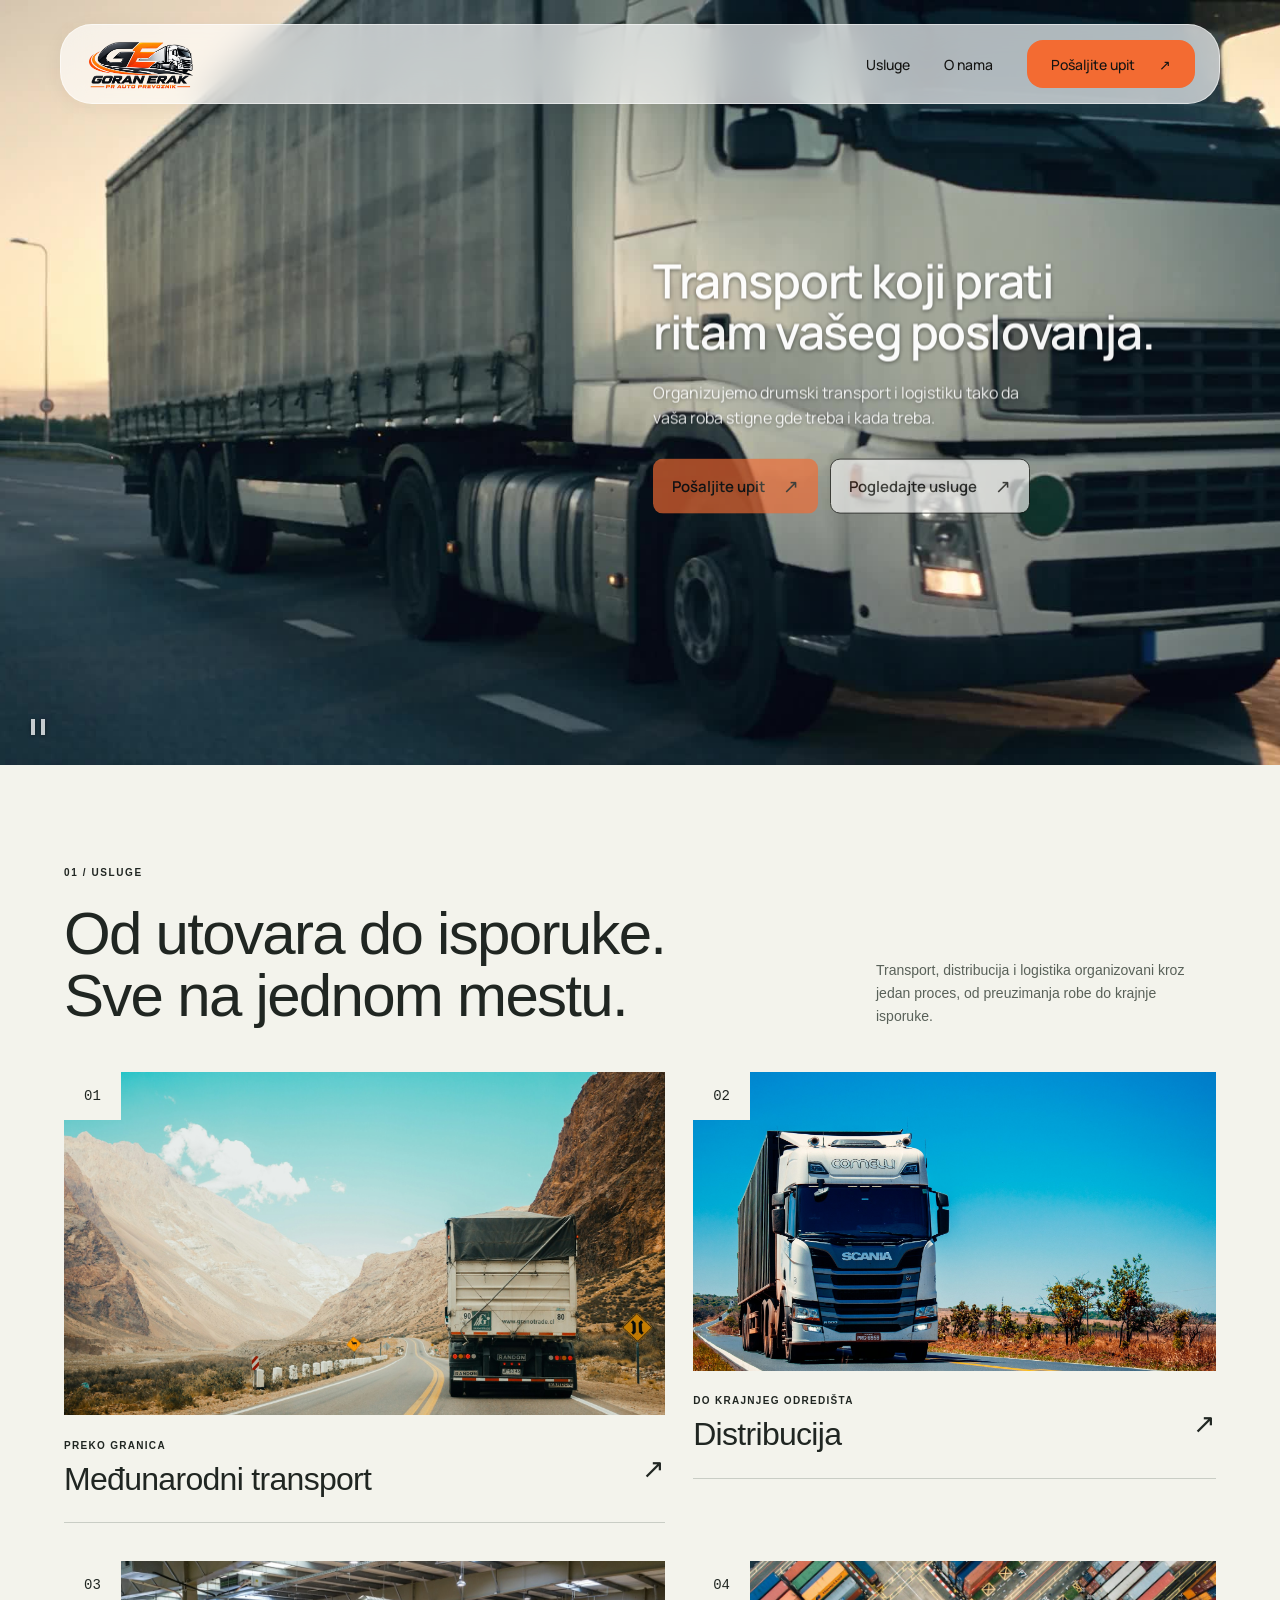
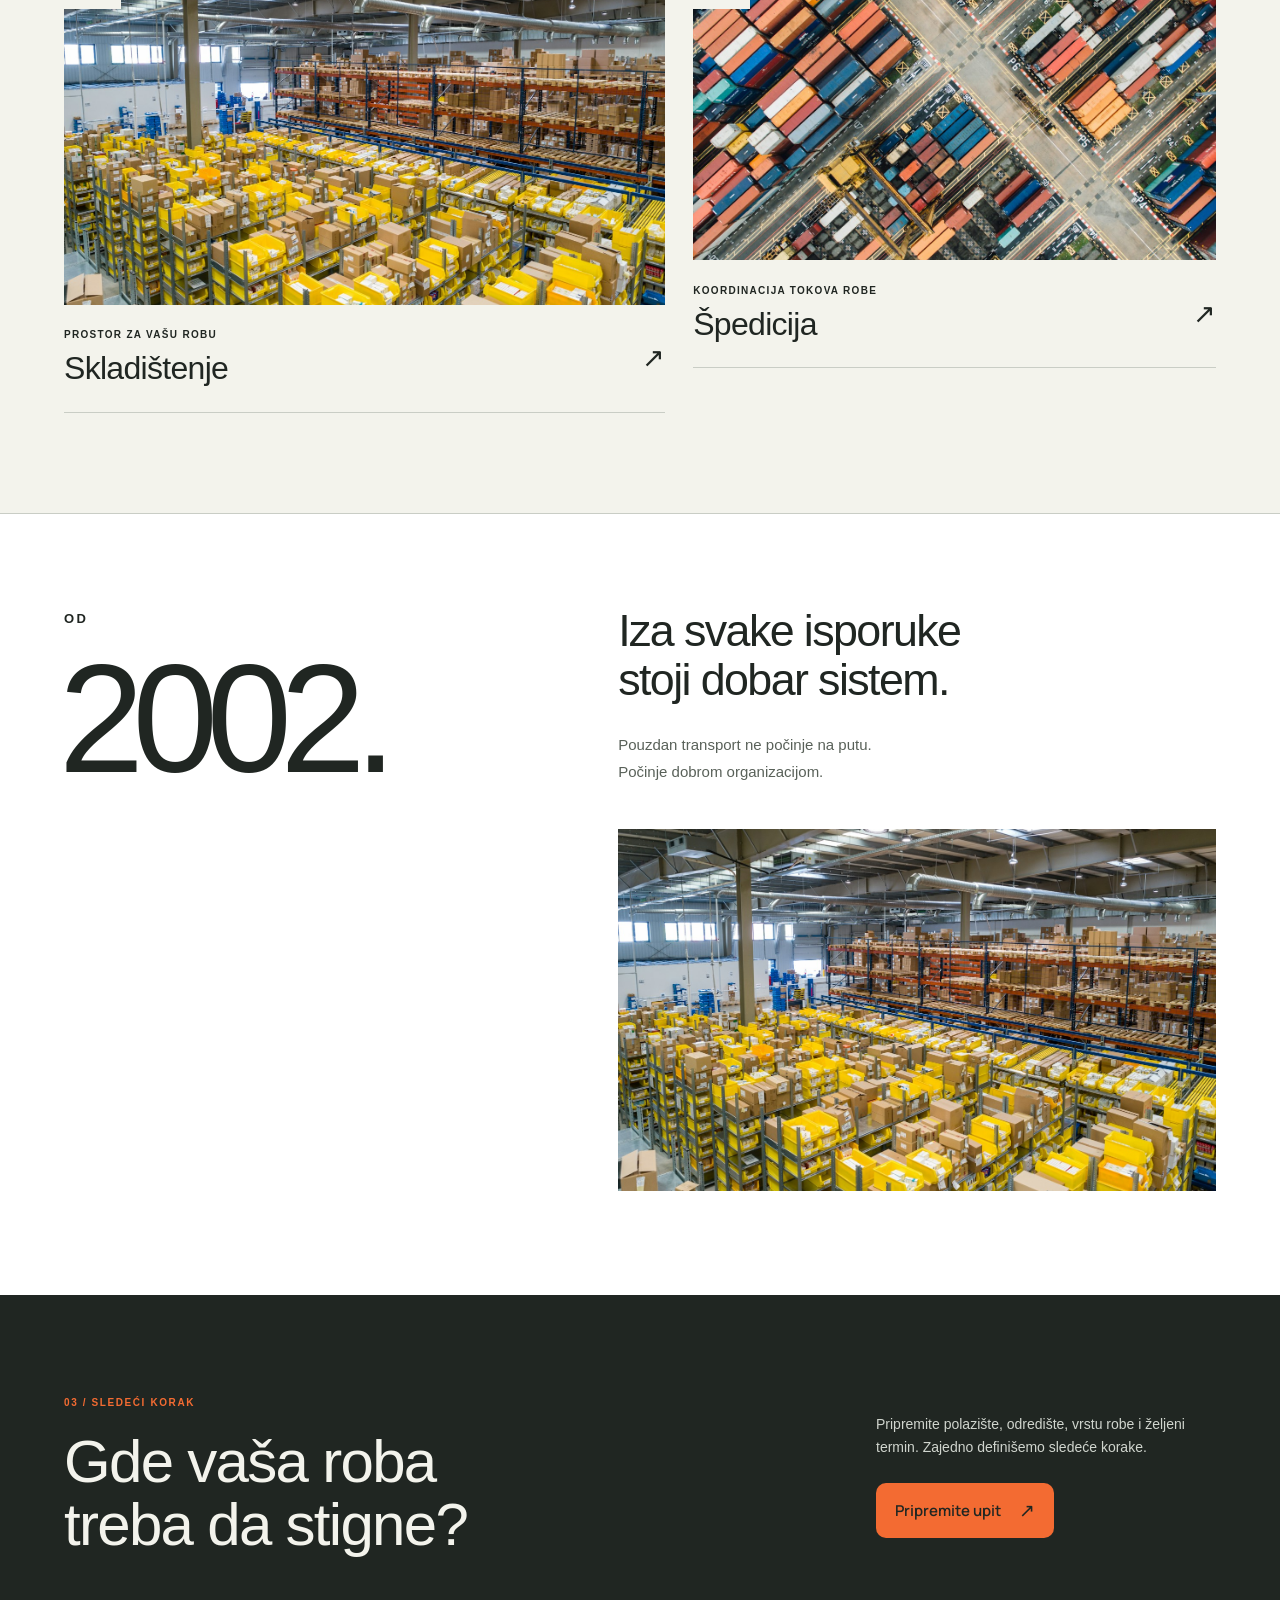
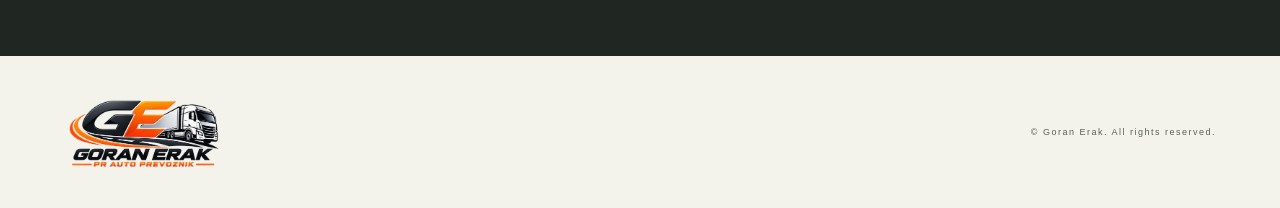
<file: index.html>
<!doctype html>
<html lang="sr">
<head>
  <meta charset="UTF-8">
  <meta name="viewport" content="width=device-width, initial-scale=1">
  <meta name="theme-color" content="#202622">
  <meta name="description" content="Concept B — drumski transport, distribucija, skladištenje i špedicija.">
  <title>Goran Erak — Transport i logistika</title>
  <link rel="stylesheet" href="./styles.css?v=20261007-mobile-3">
  <link rel="stylesheet" href="./hero.css?v=20261007-mobile-3">
  <link rel="stylesheet" href="./hero-video.css?v=20261007-mobile-3">
  <link rel="stylesheet" href="./proof.css?v=20261007-mobile-3">
  <link rel="stylesheet" href="./hero-responsive.css?v=20261007-mobile-3">
  <script src="./main.js" defer></script>
  <script src="./assets/gsap.min.js" defer></script>
  <script src="./hero-video.js" defer></script>
  <script src="./proof.js" defer></script>
</head>
<body>
  <a class="skip-link" href="#main">Preskoči na sadržaj</a>

  <main id="main">
    <section class="hero feature" aria-labelledby="hero-heading">
  <header class="masthead">
    <a class="wordmark" href="./" aria-label="Goran Erak PR Auto prevoznik — početna"><img src="./assets/logo.png" width="1774" height="887" alt="Goran Erak PR Auto prevoznik"></a>
    <button class="menu-toggle" aria-expanded="false" aria-controls="main-navigation">Meni <span aria-hidden="true">☰</span></button>
    <nav id="main-navigation" class="navbar" aria-label="Glavna navigacija">
      <a href="#usluge">Usluge</a><a href="#o-nama">O nama</a><a class="nav-cta" href="#kontakt">Pošaljite upit <span aria-hidden="true">↗</span></a>
    </nav>
  </header>
      <figure class="photo">
        <div class="photo-media" data-clip-reveal data-reveal-direction="right" data-reveal-duration="1.45" data-reveal-once="true">
          <video class="hero-video" muted loop playsinline preload="metadata" poster="./assets/hero-video-v2-poster.jpg" aria-label="Video drumskog transporta"><source src="./assets/hero-video-v2.mp4" type="video/mp4"></video><button class="video-toggle" type="button" data-state="play" aria-label="Pokreni video"><span class="video-control-icon" aria-hidden="true"></span></button>
        </div>
        <div class="hero-message">
          <h1 id="hero-heading" data-hero-message>Transport koji prati<br>ritam vašeg poslovanja.</h1>
          <p data-hero-message>Organizujemo drumski transport i logistiku tako da vaša roba stigne gde treba i kada treba.</p>
          <div class="hero-cta-group" data-hero-ctas><a class="hero-cta hero-cta-primary" href="#kontakt">Pošaljite upit <span aria-hidden="true">↗</span></a><a class="hero-cta hero-cta-secondary" href="#usluge">Pogledajte usluge <span aria-hidden="true">↗</span></a></div>
        </div>
      </figure>
    </section>
    <section id="usluge" class="services section" aria-labelledby="services-heading">
      <div class="section-intro"><div><p class="eyebrow">01 / USLUGE</p><h2 id="services-heading">Od utovara do isporuke.<br>Sve na jednom mestu.</h2></div><p>Transport, distribucija i logistika organizovani kroz jedan proces, od preuzimanja robe do krajnje isporuke.</p></div>
      <div class="service-browse"><p>Prevucite za sve usluge</p><div><button class="browse-prev" aria-label="Prethodna usluga">←</button><button class="browse-next" aria-label="Sledeća usluga">→</button></div></div>
      <div class="services-grid" tabindex="0" role="region" aria-label="Četiri logističke usluge">
        <article class="service"><div class="service-photo"><img src="./assets/transport.jpg" width="1920" height="1273" loading="lazy" decoding="async" alt="Kamion u drumskom transportu kroz planinski predeo"><span class="service-number">01</span></div><button class="service-trigger" data-service="0"><span><span class="service-category">PREKO GRANICA</span><span class="service-title">Međunarodni transport</span></span><span class="service-arrow" aria-hidden="true">↗</span></button></article>
        <article class="service"><div class="service-photo"><img src="./assets/fleet.jpg" width="1920" height="1280" loading="lazy" decoding="async" alt="Teretno vozilo za drumski prevoz"><span class="service-number">02</span></div><button class="service-trigger" data-service="1"><span><span class="service-category">DO KRAJNJEG ODREDIŠTA</span><span class="service-title">Distribucija</span></span><span class="service-arrow" aria-hidden="true">↗</span></button></article>
        <article class="service"><div class="service-photo"><img src="./assets/warehouse.jpg" width="1400" height="933" loading="lazy" decoding="async" alt="Organizovano skladište sa robom i transportnim trakama"><span class="service-number">03</span></div><button class="service-trigger" data-service="2"><span><span class="service-category">PROSTOR ZA VAŠU ROBU</span><span class="service-title">Skladištenje</span></span><span class="service-arrow" aria-hidden="true">↗</span></button></article>
        <article class="service"><div class="service-photo"><img src="./assets/distribution.jpg" width="1200" height="800" loading="lazy" decoding="async" alt="Pogled odozgo na kontejnerski logistički terminal"><span class="service-number">04</span></div><button class="service-trigger" data-service="3"><span><span class="service-category">KOORDINACIJA TOKOVA ROBE</span><span class="service-title">Špedicija</span></span><span class="service-arrow" aria-hidden="true">↗</span></button></article>
      </div>
    </section>
    <section id="o-nama" class="trust section proof" aria-labelledby="trust-heading">
      <div class="proof-experience proof-reveal"><p class="proof-since">OD</p><p class="proof-year">2002.</p></div>
      <div class="proof-story">
        <h2 id="trust-heading" class="proof-reveal">Iza svake isporuke<br>stoji dobar sistem.</h2>
        <p class="proof-copy proof-reveal">Pouzdan transport ne počinje na putu.<br>Počinje dobrom organizacijom.</p>
        <figure class="proof-photo proof-reveal"><img src="./assets/warehouse.jpg" width="1400" height="933" loading="lazy" decoding="async" alt="Organizovan logistički prostor sa transportnim trakama i robom spremnom za dalju obradu"></figure>
      </div>
    </section>
    <section id="kontakt" class="contact section" aria-labelledby="contact-heading"><div><p class="eyebrow">03 / SLEDEĆI KORAK</p><h2 id="contact-heading">Gde vaša roba<br>treba da stigne?</h2></div><div class="contact-action"><p>Pripremite polazište, odredište, vrstu robe i željeni termin. Zajedno definišemo sledeće korake.</p><button class="button" data-contact>Pripremite upit <span aria-hidden="true">↗</span></button></div></section>
  </main>
  <footer><a class="footer-brand" href="#main" aria-label="Goran Erak — početak stranice"><img src="./assets/logo.png" width="1774" height="887" alt="Goran Erak PR Auto prevoznik" loading="lazy" decoding="async"></a><p>© Goran Erak. All rights reserved.</p></footer>
  <dialog id="service-details" aria-labelledby="service-dialog-heading"><button class="close-dialog" aria-label="Zatvori">×</button><p class="eyebrow">USLUGE / LOGISTIKA</p><h2 id="service-dialog-heading"></h2><p class="detail-copy"></p><button class="button" data-contact>Pripremite upit <span aria-hidden="true">↗</span></button></dialog>
  <dialog id="contact-details" aria-labelledby="contact-dialog-heading"><button class="close-dialog" aria-label="Zatvori">×</button><p class="eyebrow">PRIPREMA TRANSPORTA</p><h2 id="contact-dialog-heading">Vaš transportni upit.</h2><p>Za dogovor o transportu pripremite:</p><ol><li>Polazište i odredište</li><li>Vrstu, dimenzije i težinu robe</li><li>Termin utovara i isporuke</li><li>Posebne zahteve za transport</li></ol><div class="contact-placeholder">Kontakt kompanije: [E-mail i telefon]<small>Kontakt podaci biće dodati nakon potvrde kompanije.</small></div></dialog>
</body>
</html>
</file>
<file: styles.css>
:root{--ink:#202622;--paper:#f3f3ec;--accent:#f36b32;--line:#c9cdc5;--muted:#596159;--gutter:24px;--space:64px;color-scheme:light;font-family:Arial,Helvetica,sans-serif;color:var(--ink);background:var(--paper)}
*{box-sizing:border-box}html{scroll-behavior:smooth;scroll-padding-top:24px}body{margin:0}button,a{-webkit-tap-highlight-color:transparent}button{font:inherit;cursor:pointer}a{color:inherit;text-decoration:none}img{display:block;width:100%;object-fit:cover}h1,h2,p,figure{margin:0}button:focus-visible,a:focus-visible,[tabindex]:focus-visible{outline:3px solid var(--accent);outline-offset:5px}.skip-link{position:fixed;top:8px;left:8px;padding:14px;background:white;z-index:20;transform:translateY(-160%)}.skip-link:focus{transform:none}.masthead{padding:18px var(--gutter);display:flex;align-items:center;justify-content:space-between;position:relative;z-index:5}.wordmark{display:flex;gap:10px;align-items:center;font-size:17px;font-weight:800;letter-spacing:-.5px;line-height:1}.brand-mark{background:var(--accent);font-size:36px;width:44px;height:44px;display:grid;place-items:center}.brand-sub{display:block;font-size:11px;letter-spacing:2px;margin-top:6px}.menu-toggle{background:none;border:1px solid var(--line);padding:0 12px;height:44px;display:flex;gap:14px;align-items:center}.navbar{display:none;position:absolute;top:100%;left:0;right:0;background:var(--paper);padding:12px var(--gutter) 24px;border-bottom:1px solid var(--line)}.menu-toggle[aria-expanded=true]+.navbar{display:grid}.navbar a{min-height:48px;display:flex;align-items:center;justify-content:space-between;font-size:14px}.nav-cta{border-bottom:1px solid var(--ink)}
.hero{background:var(--ink);color:white}.hero-photo{position:relative;height:260px;overflow:hidden}.hero-photo img{height:100%;object-position:30% 60%}.photo-label{position:absolute;bottom:0;left:0;background:var(--accent);color:var(--ink);font-size:10px;font-weight:700;letter-spacing:1px;padding:12px 18px}.hero-copy{padding:30px var(--gutter) 28px}.eyebrow{font-size:10px;letter-spacing:1.6px;font-weight:700;line-height:1.6}.signal{display:inline-block;width:7px;height:7px;background:var(--accent);margin-right:7px}.hero h1{font-size:clamp(48px,12vw,68px);line-height:.97;letter-spacing:-2.8px;margin:22px 0}.hero-description{font-size:14px;line-height:1.6;max-width:360px;color:#d0d5ce}.button{min-height:52px;background:var(--accent);color:var(--ink);padding:15px 18px;border:0;display:inline-flex;gap:20px;align-items:center;justify-content:space-between;font-size:13px;font-weight:700}.button span{font-size:22px}.hero .button{margin-top:24px;width:100%;max-width:360px}.hero-services{display:flex;align-items:center;justify-content:space-between;min-height:44px;margin-top:8px;max-width:360px;font-size:12px;color:#d0d5ce}.operation-strip{padding:18px var(--gutter);border-bottom:1px solid var(--line)}.operation-strip>span{display:none}.operation-strip p{font-size:11px;letter-spacing:.4px;display:flex;justify-content:space-between}.operation-strip b{color:var(--muted);font-weight:400}
.section{padding:var(--space) var(--gutter)}.section-intro{display:grid;gap:20px;margin-bottom:26px}h2{font-size:clamp(34px,7vw,60px);line-height:1.04;letter-spacing:-1.7px;font-weight:500}.section-intro h2{margin-top:18px}.section-intro>p,.trust-intro>p{font-size:14px;line-height:1.65;color:var(--muted);max-width:340px}.service-browse{display:flex;align-items:center;justify-content:space-between;margin-bottom:12px}.service-browse p{font-size:11px;color:var(--muted)}.service-browse button{width:44px;height:44px;border:1px solid var(--line);background:transparent;font-size:20px}.services-grid{display:flex;gap:16px;overflow-x:auto;scroll-snap-type:x mandatory;scrollbar-width:thin;scrollbar-color:var(--ink) var(--line);padding-bottom:12px}.service{flex:0 0 88%;scroll-snap-align:start;min-width:0}.service-photo{height:220px;position:relative;overflow:hidden}.service-photo img{height:100%;transition:transform .5s ease}.service:nth-child(2) img{object-position:28% center}.service-number{position:absolute;top:0;left:0;background:var(--paper);padding:12px 15px;font-size:12px;font-family:monospace}.service-trigger{width:100%;min-height:95px;display:flex;text-align:left;align-items:center;justify-content:space-between;gap:10px;padding:18px 0;background:none;border:0;border-bottom:1px solid var(--line);color:var(--ink)}.service-category{display:block;font-size:9px;font-weight:700;letter-spacing:1.3px;margin-bottom:10px}.service-title{display:block;font-size:22px;letter-spacing:-.7px}.service-arrow{font-size:27px;flex-shrink:0}.service:hover img{transform:scale(1.025)}.service-trigger:hover .service-arrow{color:#b83d09}
.trust{background:#e3e6dd}.trust-intro{display:grid;gap:22px;margin:20px 0 32px}.trust-grid{display:grid;gap:28px}.trust figure img{aspect-ratio:1.45;filter:saturate(.65)}figcaption{font-size:9px;letter-spacing:1.2px;line-height:1.5;margin-top:12px}.placeholder-note{font-size:12px;line-height:1.6;color:var(--muted);margin:12px 0 24px}.capabilities dl{margin:0}.capabilities dl>div{padding:17px 0;border-top:1px solid #b7beb2}.capabilities dt{font-size:14px;font-weight:700}.capabilities dd{margin:8px 0 0;font-size:12px;color:var(--muted)}.contact{background:var(--ink);color:var(--paper);display:grid;gap:28px}.contact .eyebrow{color:var(--accent);margin-bottom:20px}.contact-action p{font-size:14px;line-height:1.65;color:#d0d5ce;max-width:360px}.contact .button{margin-top:24px;min-width:240px}footer{display:grid;gap:16px;padding:28px var(--gutter)}footer p{font-size:9px;letter-spacing:1.5px;color:var(--muted)}footer a{min-height:44px;display:flex;align-items:center;font-size:12px}.footer-brand{font-weight:800;letter-spacing:.5px}
dialog{border:0;background:var(--paper);color:var(--ink);padding:54px 28px 28px;max-width:560px;width:calc(100% - 32px);max-height:85dvh}dialog::backdrop{background:rgb(15 21 18 / .72)}.close-dialog{position:absolute;right:10px;top:10px;width:44px;height:44px;border:0;background:none;font-size:28px}.close-dialog:hover{background:#e3e6dd}dialog h2{font-size:34px;margin:18px 0}dialog p,dialog li{font-size:15px;line-height:1.6}dialog .button{margin-top:26px}dialog ol{padding-left:20px}.contact-placeholder{margin-top:24px;padding:18px;border:1px solid var(--line);font-size:14px;font-weight:700}.contact-placeholder small{display:block;font-weight:400;color:var(--muted);font-size:12px;line-height:1.5;margin-top:10px}
@media(min-width:801px){:root{--gutter:clamp(32px,5vw,88px);--space:100px}.masthead{height:96px}.menu-toggle{display:none}.navbar{display:flex;position:static;padding:0;border:0;gap:36px;align-items:center}.navbar a{gap:36px}.hero{display:grid;grid-template-columns:56% 44%;min-height:650px}.hero-photo{height:100%;min-height:650px}.hero-photo img{object-position:27% center}.photo-label{left:var(--gutter);padding:16px 20px}.hero-copy{padding:70px clamp(30px,4vw,72px);display:flex;flex-direction:column;justify-content:center}.hero h1{font-size:clamp(60px,6.8vw,108px);letter-spacing:-5px;margin:32px 0}.hero-description{font-size:16px;max-width:335px}.hero .button{margin-top:36px}.hero-services{margin-top:12px}.operation-strip{display:flex;justify-content:space-between;align-items:center;padding-top:24px;padding-bottom:24px}.operation-strip>span{display:block;font-size:10px;letter-spacing:1.5px;font-weight:700}.operation-strip p{gap:28px;font-size:12px}.section-intro{grid-template-columns:1fr 340px;align-items:end;margin-bottom:44px}.section-intro h2{margin-top:22px}.service-browse{display:none}.services-grid{display:grid;grid-template-columns:1.15fr 1fr;gap:38px 28px;overflow:visible;padding:0}.service-photo{height:auto;aspect-ratio:1.75}.service-trigger{min-height:108px}.service-title{font-size:clamp(24px,2.5vw,36px)}.service-category{font-size:10px}.service-number{font-size:14px;padding:16px 20px}.trust-intro{grid-template-columns:1fr 340px;align-items:end;margin:24px 0 48px}.trust-grid{grid-template-columns:1.6fr 1fr;gap:clamp(40px,6vw,100px)}.trust figure img{aspect-ratio:1.6}.capabilities{padding-top:8px}.capabilities dl>div{padding:20px 0}.contact{grid-template-columns:1fr 340px;align-items:center}footer{display:flex;align-items:center;justify-content:space-between;padding-top:28px;padding-bottom:28px}}
@media(min-width:1600px){.hero{min-height:760px}.hero-photo{min-height:760px}.section{max-width:1800px;margin-inline:auto}}
@media(prefers-reduced-motion:reduce){html{scroll-behavior:auto}*,*::before,*::after{transition:none!important;animation:none!important}}

/* Explicit height overrides the intrinsic HTML height while preserving layout space. */
.trust figure img{height:auto}



/* Brand proportions: original 2:1 artwork, a consistent clear zone and no cropping. */
.masthead{min-height:96px;padding-block:16px;gap:24px}
.wordmark{flex:0 0 auto;min-height:44px;letter-spacing:normal}
.wordmark img{display:block;width:128px;height:auto;aspect-ratio:2/1;object-fit:contain}
.footer-brand{flex:0 0 auto;padding-block:8px}
.footer-brand img{width:144px;height:auto;aspect-ratio:2/1;object-fit:contain}
@media(min-width:801px){
  .masthead{height:116px;padding-block:18px}
  .wordmark img{width:160px}
  .footer-brand img{width:160px}
  .navbar{gap:clamp(20px,2.5vw,36px)}
}
/* Contact CTA follows the approved Hero button shape. */
.contact .button{border-radius:10px;border:1px solid transparent;padding:14px 18px;min-height:52px}
/* Contact and dialog CTA labels follow the same centered alignment. */
.contact .button,dialog .button{justify-content:center;text-align:center}
/* The closing inquiry CTA uses the same system as Hero actions. */
.contact .button{font-family:Manrope,Arial,sans-serif;font-size:15px;font-weight:600;line-height:1.3;min-height:52px;padding:14px 18px;gap:18px;border:1px solid transparent;border-radius:10px;justify-content:center;text-align:center;min-width:0;transition:background-color 300ms cubic-bezier(.22,1,.36,1)}
.contact .button span{font-size:19px;font-weight:400;transition:transform 300ms cubic-bezier(.22,1,.36,1)}
.contact .button:hover{background:#e55d25}
.contact .button:hover span{transform:translateX(3px)}
@media(min-width:701px) and (max-width:1100px){.contact .button{font-size:13px;min-height:48px;padding:12px 14px;gap:12px}}
@media(max-width:700px){.contact .button{width:100%;min-height:48px;padding:12px 16px;font-size:14px;gap:14px}.contact .button span{font-size:18px}}
</file>
<file: hero.css>
/* Hero uses the supplied demo's feature / toolbar / photograph / caption structure. */
.hero{--surface-sunk:#e2e2e0;--ink:#141412;--ink-faint:rgba(20,20,18,.64);--rule-strong:rgba(20,20,18,.3);--accent:#f36b32;background:#f7f7f6;color:var(--ink);display:block;min-height:0}
.masthead{background:#f7f7f6}
.masthead .navbar{background:#f7f7f6}
.hero.feature {
    width: min(100%, 1120px);
    margin: 0 auto;
    padding: clamp(0.9rem, 2vw, 1.25rem) clamp(1rem, 3vw, 2rem) clamp(2rem, 6vw, 4rem);
}

.hero .feature-bar {
    display: flex;
    align-items: center;
    justify-content: space-between;
    gap: 1rem;
    min-height: 2.25rem;
    margin-bottom: clamp(0.75rem, 1.6vw, 1rem);
}

.hero .prompt {
    display: flex;
    align-items: center;
    gap: 0.5rem;
    color: var(--ink-faint);
    font-size: 0.8125rem;
    line-height: 1.35;
}

.hero .prompt strong {
    color: var(--ink);
    font-weight: 500;
}

.hero .prompt-dot {
    flex: 0 0 auto;
    width: 0.4rem;
    height: 0.4rem;
    border-radius: 50%;
    background: var(--accent);
}

.hero .btn {
    display: inline-flex;
    align-items: center;
    justify-content: center;
    padding: 0.45rem 0.9rem;
    font: inherit;
    font-size: 0.8125rem;
    font-weight: 500;
    border: 1px solid var(--rule-strong);
    border-radius: 6px;
    background: transparent;
    color: var(--ink);
    cursor: pointer;
    transition: background-color 0.2s var(--ease-out-quart);
}

.hero .btn:hover {
    background: var(--surface-sunk);
}

.hero .btn:focus-visible {
    background: var(--surface-sunk);
    outline: 2px solid var(--accent);
    outline-offset: 2px;
}

/* ============================================
   PHOTOGRAPH
   ============================================ */
.hero .photo {
    margin: 0;
}

.hero .photo--second {
    margin-top: clamp(2rem, 6vw, 4rem);
}

/* CONTRACT: the wrapper must clip. The polygon reveals the wrapper, and the
   inner image starts scaled up, so anything that overflows would show
   around the aperture. The neutral plate shows until the image has loaded. */
.hero .photo-media {
    position: relative;
    width: 100%;
    height: min(62svh, 620px);
    min-height: 260px;
    overflow: hidden;
    background: var(--surface-sunk);
    isolation: isolate;
}

/* CONTRACT: the closed aperture, one per direction, gated under .has-js so
   the photograph is visible without JavaScript. The six points match the
   open polygon in script.js point for point, which keeps the interpolation
   stable. */
.has-js [data-clip-reveal] {
    clip-path: polygon(0% 100%, 42% 100%, 50% 94%, 58% 100%, 100% 100%, 0% 100%);
}

.has-js [data-clip-reveal][data-reveal-direction='down'] {
    clip-path: polygon(0% 0%, 42% 0%, 50% 6%, 58% 0%, 100% 0%, 0% 0%);
}

.has-js [data-clip-reveal][data-reveal-direction='left'] {
    clip-path: polygon(100% 0%, 100% 42%, 94% 50%, 100% 58%, 100% 100%, 100% 0%);
}

.has-js [data-clip-reveal][data-reveal-direction='right'] {
    clip-path: polygon(0% 0%, 0% 42%, 6% 50%, 0% 58%, 0% 100%, 0% 0%);
}

.hero .photo-media img {
    width: 100%;
    height: 100%;
    object-fit: cover;
    object-position: center 45%;
    transform-origin: center 55%;
}

/* CONTRACT: the Ken Burns start state. script.js tweens scale from 1.14 to
   1; without this the first frame would paint at 1 and jump. */
.has-js [data-clip-reveal] img {
    transform: scale(1.14);
    will-change: transform;
}

/* ============================================
   CAPTION
   ============================================ */
.hero .photo-caption {
    display: grid;
    grid-template-columns: minmax(7rem, 0.9fr) minmax(14rem, 2.4fr) minmax(9rem, 1fr);
    gap: 0.35rem clamp(1rem, 3vw, 2.5rem);
    align-items: start;
    padding-top: 0.9rem;
}

/* The accent mark: a short bar that draws in ahead of the caption copy. */
.hero .caption-mark {
    grid-column: 1 / -1;
    display: block;
    width: 2.5rem;
    height: 3px;
    margin-bottom: 0.35rem;
    background: var(--accent);
}

.has-js .caption-mark {
    transform: scaleX(0);
    transform-origin: left center;
}

/* CONTRACT: each caption line rises through an overflow mask, so the mask
   must clip and the inner span must be a block. */
.hero .caption-mask {
    display: block;
    overflow: hidden;
}

.hero .caption-mask > span {
    display: block;
}

.has-js .caption-mask > span {
    opacity: 0;
    transform: translateY(115%);
}

.hero .caption-place,
.hero .caption-note {
    color: var(--ink-faint);
    font-size: 0.8125rem;
    line-height: 1.4;
    padding-top: 0.2rem;
}

.hero .caption-title {
    font-size: clamp(1.05rem, 1.9vw, 1.5rem);
    font-weight: 600;
    line-height: 1.15;
    letter-spacing: -0.02em;
    text-wrap: balance;
}

.hero .caption-note {
    justify-self: end;
    text-align: right;
}

/* ============================================
   BODY COPY
   ============================================ */
.passage {
    width: min(100%, 40rem);
    margin: clamp(2rem, 6vw, 4rem) auto 0;
    color: var(--ink-dim);
    font-size: 1.0625rem;
    line-height: 1.6;
}

/* ============================================
   RESPONSIVE
   ============================================ */
@media (max-width: 700px) {
    .feature-bar {
        align-items: flex-start;
    }

    .prompt span:last-child {
        display: none;
    }

    .photo-media {
        height: auto;
        aspect-ratio: 4 / 5;
        max-height: 60svh;
    }

    .photo-caption {
        grid-template-columns: 1fr;
        gap: 0.25rem;
    }

    .caption-title {
        font-size: clamp(1.1rem, 5.5vw, 1.4rem);
    }

    .caption-note {
        justify-self: start;
        text-align: left;
    }
}


.hero .btn{min-height:44px;flex-shrink:0}
.hero .photo-caption{margin:0;text-transform:none;letter-spacing:normal}
.hero h1.caption-title{margin:0;font-size:clamp(1.05rem,1.9vw,1.5rem);font-weight:600;line-height:1.15;letter-spacing:-.02em}
.hero .photo-media img{height:100%}
.hero .caption-mask>span{display:block}
@media(max-width:700px){.hero h1.caption-title{font-size:clamp(1.1rem,5.5vw,1.4rem)}.hero .prompt{font-size:11px}.hero .photo-media{height:auto;aspect-ratio:4/5;max-height:60svh}}
@media(max-width:700px){
 .hero .feature-bar{align-items:flex-start;gap:12px}
 .hero .prompt{flex-wrap:wrap;min-width:0}
 .hero .prompt span:last-child{display:none}
 .hero .photo-caption{grid-template-columns:minmax(0,1fr);gap:.25rem}
 .hero .caption-note{justify-self:start;text-align:left}
}
.hero .photo{position:relative}
.hero .hero-message{position:absolute;left:60%;right:5%;top:12%;z-index:1;color:var(--ink)}
.hero .hero-message h2{font-size:clamp(22px,2.2vw,30px);font-weight:600;line-height:1.2;letter-spacing:-.7px;margin:0}
.hero .hero-message p{font-size:13px;line-height:1.65;max-width:310px;margin-top:18px}
@media(max-width:900px){
  .hero .hero-message{left:58%;right:4%;top:8%}
  .hero .hero-message h2{font-size:22px}
  .hero .hero-message p{font-size:12px;margin-top:14px}
}
@media(max-width:700px){
  .hero .hero-message{position:static;margin:22px 0 24px;max-width:380px}
  .hero .hero-message h2{font-size:clamp(22px,5.6vw,28px)}
  .hero .hero-message p{font-size:13px;max-width:340px}
}
/* Production Hero refinement; typography remains scoped to Hero/navigation. */
@font-face{font-family:Manrope;src:url('./assets/manrope-400.ttf') format('truetype');font-style:normal;font-weight:400;font-display:swap}
@font-face{font-family:Manrope;src:url('./assets/manrope-500.ttf') format('truetype');font-style:normal;font-weight:500;font-display:swap}
@font-face{font-family:Manrope;src:url('./assets/manrope-600.ttf') format('truetype');font-style:normal;font-weight:600;font-display:swap}
.hero,.masthead .navbar,.masthead .menu-toggle{font-family:Manrope,Arial,sans-serif}
.masthead .navbar a{font-weight:500}
.hero .prompt{font-weight:400;font-size:13px;gap:12px}
.hero .prompt strong{font-weight:500}
.hero .prompt-dot{display:none}
.hero .hero-message{left:51%;right:3.5%;top:13%}
.hero .hero-message h1{font-family:inherit;font-size:clamp(32px,3vw,42px);font-weight:600;line-height:1.08;letter-spacing:-1.5px;margin:0}
.hero .hero-message p{font-size:17px;line-height:1.6;max-width:400px;margin-top:24px;font-weight:400}
@media(min-width:701px) and (max-width:1000px){
 .hero .hero-message h1{font-size:clamp(26px,3.45vw,34px);letter-spacing:-1px}
 .hero .hero-message p{font-size:15px;margin-top:18px}
}
@media(max-width:700px){
 .hero .hero-message{position:static;margin:24px 0 0;max-width:none}
 .hero .hero-message h1{font-size:clamp(23px,5.9vw,38px);line-height:1.1;letter-spacing:-.8px}
 .hero .hero-message p{font-size:16px;line-height:1.6;max-width:440px;margin-top:18px}
 .hero .prompt{font-size:12px;display:block}
 .hero .prompt span:last-child{display:block;margin-top:4px}
}
/* Floating brand navigation and conversion hierarchy. */
.masthead{margin:18px var(--gutter) 12px;padding:12px 22px;min-height:88px;background:#fff;border:0;border-radius:24px;box-shadow:0 5px 24px rgb(32 38 34 / .035)}
.masthead .navbar{background:#fff}
.masthead .nav-cta{background:var(--accent);color:var(--ink);border:0;border-radius:10px;padding:0 20px;min-height:50px;gap:24px;font-weight:600}
.hero .hero-message{top:7%;left:51%;right:3.5%}
.hero .hero-message h1{font-size:52px;line-height:1.04;letter-spacing:-.025em}
.hero .hero-message p{font-size:18px;line-height:1.55;max-width:400px;margin-top:22px}
.hero-cta-group{display:flex;flex-wrap:wrap;gap:12px;margin-top:26px}
.hero .hero-cta{display:inline-flex;align-items:center;justify-content:space-between;gap:18px;min-height:52px;padding:14px 18px;border-radius:10px;font-size:15px;line-height:1.3;font-weight:600;border:1px solid transparent;transition:background-color 300ms cubic-bezier(.22,1,.36,1)}
.hero .hero-cta-primary{background:var(--accent);color:var(--ink)}
.hero .hero-cta-secondary{background:transparent;border-color:var(--ink);color:var(--ink)}
.hero .hero-cta span{font-size:19px;font-weight:400;transition:transform 300ms cubic-bezier(.22,1,.36,1)}
.hero .hero-cta-primary:hover,.masthead .nav-cta:hover{background:#e55d25}
.hero .hero-cta-secondary:hover{background:rgb(32 38 34 / .06)}
.hero .hero-cta:hover span{transform:translateX(3px)}
@media(min-width:801px){
 .masthead{height:116px;padding:18px 32px;border-radius:32px}
 .masthead .navbar{gap:32px}
}
@media(min-width:701px) and (max-width:1100px){
 .hero .hero-message h1{font-size:clamp(30px,4vw,44px)}
 .hero .hero-message p{font-size:16px;margin-top:18px}
 .hero-cta-group{gap:10px;margin-top:20px}
 .hero .hero-cta{font-size:13px;padding:12px 14px;gap:12px;min-height:48px}
}
@media(max-width:800px){
 .masthead .navbar{left:0;right:0;border-radius:0 0 24px 24px;padding:12px 22px 22px}
 .masthead .navbar a{margin-top:6px}
 .masthead .navbar .nav-cta{justify-content:space-between}
}
@media(max-width:700px){
 .masthead{margin:12px 16px;padding:12px 16px;border-radius:18px}
 .hero .hero-message{position:static;margin:26px 0 0}
 .hero .hero-message h1{font-size:clamp(28px,7vw,42px);line-height:1.08}
 .hero .hero-message p{font-size:16px;line-height:1.6}
 .hero-cta-group{display:grid;grid-template-columns:minmax(0,1fr);gap:12px;margin-top:24px;max-width:380px}
 .hero .hero-cta{font-size:15px;min-height:52px}
}
/* Navbar belongs to the photograph composition, rather than a header row. */
.hero.feature{position:relative;width:100%;max-width:none;margin:0;padding:0 0 36px;background:#fff}
.hero .photo{width:min(calc(100% - 48px),1056px);margin-inline:auto}
.hero .masthead{position:absolute;top:24px;left:50%;right:auto;transform:translateX(-50%);z-index:5;width:calc(100% - 120px);max-width:1000px;height:80px;min-height:0;margin:0;padding:12px 24px;border-radius:32px;background:#fff;box-shadow:0 4px 20px rgb(32 38 34 / .035)}
.hero .masthead .wordmark img{width:112px;height:56px;object-fit:contain}
.hero .masthead .navbar{gap:34px}
.hero .masthead .navbar a{font-size:14px;font-weight:500}
.hero .masthead .nav-cta{min-height:48px;padding-inline:24px;border-radius:16px;gap:24px}
.hero .hero-message{top:130px}
@media(max-width:1100px) and (min-width:701px){
 .hero .masthead{width:calc(100% - 80px);padding-inline:22px}
 .hero .hero-message{top:126px}
}
@media(max-width:800px){
 .hero .masthead{top:14px;width:calc(100% - 72px);height:72px;padding:10px 18px;border-radius:22px}
 .hero .masthead .wordmark img{width:104px;height:52px}
 .hero .masthead .navbar{top:100%;left:0;right:0;border-radius:0 0 22px 22px;padding:12px 18px 20px}
 .hero .masthead .menu-toggle{border:0;padding:0 8px}
}
@media(max-width:700px){
 .hero.feature{padding-bottom:32px}
 .hero .photo{width:calc(100% - 32px)}
 .hero .masthead{width:calc(100% - 48px);top:12px;padding-inline:14px;border-radius:20px}
 .hero .hero-message{position:static;margin-top:24px}
}
/* Keep the outlined action legible where the sky meets the landscape. */
.hero .hero-cta-secondary{background:#f8f8f6}
.hero .hero-cta-secondary:hover{background:#eceee9}
/* User-requested glass navigation surface. */
.hero .masthead{background:rgba(255,255,255,.68);backdrop-filter:blur(18px) saturate(120%);-webkit-backdrop-filter:blur(18px) saturate(120%);border:1px solid rgba(255,255,255,.55);box-shadow:0 4px 20px rgba(32,38,34,.06)}
.hero .masthead .navbar{background:transparent}
@media(max-width:800px){.hero .masthead .navbar{background:rgba(255,255,255,.9);backdrop-filter:blur(18px);-webkit-backdrop-filter:blur(18px)}}
@supports not (backdrop-filter:blur(1px)){.hero .masthead{background:rgba(255,255,255,.94)}}
/* Full-bleed photographic version; the video version uses its own overrides. */
.hero.feature{padding:0;background:#202622}
.hero .photo{width:100%;height:clamp(620px,85svh,900px);margin:0}
.hero .photo-media{position:absolute;inset:0;width:100%;height:100%;min-height:0;max-height:none;aspect-ratio:auto}
.hero .masthead{max-width:1320px}
.hero .hero-message{top:clamp(150px,20svh,220px);left:51%;right:var(--gutter);z-index:2}
.hero .hero-message h1{font-size:clamp(44px,3.7vw,64px)}
@media(min-width:701px) and (max-width:1100px){
 .hero .hero-message{top:145px;left:49%;right:28px}
 .hero .hero-message h1{font-size:clamp(30px,4vw,44px)}
}
@media(max-width:700px){
 .hero .photo{height:clamp(660px,92svh,820px)}
 .hero .photo::after{content:'';position:absolute;inset:0;background:rgba(0,0,0,.28);pointer-events:none;z-index:1}
 .hero .hero-message{position:absolute;top:140px;left:24px;right:24px;margin:0;max-width:440px;color:#fff;text-shadow:0 1px 4px rgba(0,0,0,.5)}
 .hero .hero-message h1{font-size:clamp(28px,7.4vw,42px)}
 .hero .hero-message p{color:#fff;font-size:16px}
 .hero .hero-cta-group{text-shadow:none;max-width:340px}
 .hero .photo-media img{object-position:30% center}
}
</file>
<file: hero-video.css>
.hero .hero-video{display:block;width:100%;height:100%;object-fit:cover;object-position:center 45%;transform-origin:center 55%}
.hero .video-toggle{position:absolute;left:8px;bottom:8px;z-index:2;display:grid;place-items:center;width:44px;height:44px;min-height:44px;padding:0;border:0;border-radius:8px;background:transparent;color:#fff;opacity:.75;transition:opacity 200ms ease,background-color 200ms ease}
.hero .video-toggle:hover,.hero .video-toggle:focus-visible{opacity:1;background:rgba(0,0,0,.15)}
.video-control-icon{display:block;width:14px;height:16px;filter:drop-shadow(0 1px 2px rgba(0,0,0,.6))}
.video-toggle[data-state=pause] .video-control-icon{border-left:4px solid currentColor;border-right:4px solid currentColor}
.video-toggle[data-state=play] .video-control-icon{width:0;height:0;border-top:8px solid transparent;border-bottom:8px solid transparent;border-left:13px solid currentColor;margin-left:3px}
@media(min-width:701px){.hero .hero-message{color:#fff;text-shadow:0 1px 4px rgba(0,0,0,.5)}.hero .hero-message p{color:#fff}.hero .hero-cta-group{text-shadow:none}}
@media(prefers-reduced-motion:reduce){.hero .video-toggle{transition:none}}
/* Full-bleed video Hero: the media fills the entire section on every screen. */
.hero.feature{padding:0;background:#202622}
.hero .photo{width:100%;height:clamp(620px,85svh,900px);margin:0}
.hero .photo-media{position:absolute;inset:0;width:100%;height:100%;min-height:0;max-height:none;aspect-ratio:auto}
.hero .masthead{max-width:1320px}
.hero .hero-message{top:clamp(150px,20svh,220px);left:51%;right:var(--gutter);z-index:2}
.hero .hero-message h1{font-size:clamp(44px,3.7vw,64px)}
.hero .video-toggle{left:16px;bottom:16px;z-index:4}
@media(min-width:701px) and (max-width:1100px){
 .hero .hero-message{top:145px;left:49%;right:28px}
 .hero .hero-message h1{font-size:clamp(30px,4vw,44px)}
}
@media(max-width:700px){
 .hero .photo{height:clamp(660px,92svh,820px)}
 .hero .photo::after{content:'';position:absolute;inset:0;background:rgba(0,0,0,.28);pointer-events:none;z-index:1}
 .hero .hero-message{position:absolute;top:140px;left:24px;right:24px;margin:0;max-width:440px;color:#fff;text-shadow:0 1px 4px rgba(0,0,0,.5)}
 .hero .hero-message h1{font-size:clamp(28px,7.4vw,42px)}
 .hero .hero-message p{color:#fff;font-size:16px}
 .hero .hero-cta-group{text-shadow:none}
 .hero .hero-video{object-position:42% center}
 .hero .hero-cta-group{max-width:340px}
}
</file>
<file: proof.css>
/* Experience statement: scoped to the third section. */
.proof{background:#ffffff;display:grid;gap:32px;border-top:1px solid var(--line);padding-top:48px;padding-bottom:56px}
.proof-since{font-size:12px;line-height:1.4;font-weight:700;letter-spacing:2px;margin-bottom:8px}
.proof-year{font-size:clamp(96px,28vw,160px);font-weight:500;letter-spacing:-.075em;line-height:.9;white-space:nowrap;margin-left:-.035em}
.proof h2{font-size:clamp(30px,7.4vw,48px);line-height:1.12;font-weight:500;letter-spacing:-1.2px}
.proof-copy{font-size:14px;line-height:1.75;color:var(--muted);margin-top:22px}
.proof-photo{margin-top:28px}
.proof .proof-photo img{width:100%;height:auto;aspect-ratio:1.4;object-fit:cover;object-position:center;filter:none}
@media(min-width:801px){
  .proof{grid-template-columns:minmax(0,.82fr) minmax(0,1fr);gap:clamp(32px,5vw,80px);padding-top:92px;padding-bottom:104px}
  .proof-experience{padding-top:4px}
  .proof-since{font-size:13px;margin-bottom:22px;letter-spacing:2.4px}
  .proof-year{font-size:clamp(100px,12vw,200px);letter-spacing:-.075em}
  .proof h2{font-size:clamp(30px,3.5vw,54px);line-height:1.1;letter-spacing:-1.6px}
  .proof-copy{font-size:15px;margin-top:28px}
  .proof-photo{margin-top:44px}
  .proof .proof-photo img{aspect-ratio:1.65}
}
@media(prefers-reduced-motion:no-preference){
  .proof.proof-pending .proof-reveal{opacity:0;transform:translateY(14px)}
  .proof.proof-visible .proof-reveal{opacity:1;transform:none;transition:opacity 800ms cubic-bezier(.22,1,.36,1),transform 800ms cubic-bezier(.22,1,.36,1)}
  .proof.proof-visible .proof-copy{transition-delay:100ms}
  .proof.proof-visible .proof-photo{transition-delay:200ms}
}
</file>
<file: hero-responsive.css>
/* Position the complete copy block proportionally within the Hero. */
.hero .hero-message{top:50%;transform:translateY(-50%);margin-top:0}
.hero .hero-message h1{font-size:clamp(32px,3.7vw,64px);line-height:1.08}
.hero .hero-message p{font-size:clamp(16px,1.25vw,18px);line-height:1.6}
@media(min-width:701px) and (max-width:1100px){
 .hero .hero-message{top:52%;left:51%;right:clamp(24px,4vw,44px)}
 .hero .hero-message h1{font-size:clamp(30px,3.7vw,42px)}
}
@media(max-width:700px){
 .hero .hero-message{position:absolute;top:52%;left:24px;right:24px;margin:0;transform:translateY(-50%)}
 .hero .hero-message h1{font-size:clamp(28px,7.4vw,42px)}
 .hero .hero-message p{font-size:16px}
}
/* Center the label and arrow together, including full-width mobile CTAs. */
.hero .hero-cta{justify-content:center;text-align:center}
.hero .masthead .navbar .nav-cta{justify-content:center;text-align:center}
/* Compact mobile composition, with one consistent rhythm. */
@media(max-width:700px){
 .hero .photo{height:clamp(600px,86svh,720px)}
 .hero .masthead{height:64px;top:12px;width:calc(100% - 32px);padding:6px 16px;border-radius:18px}
 .hero .masthead .wordmark img{width:96px;height:48px}
 .hero .masthead .menu-toggle{font-size:13px;gap:10px}
 .hero .hero-message{left:24px;right:24px;top:53%;max-width:440px}
 .hero .hero-message h1{font-size:clamp(27px,7vw,34px);line-height:1.12;letter-spacing:-.025em}
 .hero .hero-message p{font-size:14px;line-height:1.6;margin-top:18px;max-width:360px}
 .hero .hero-cta-group{gap:10px;margin-top:22px;max-width:none}
 .hero .hero-cta{min-height:48px;padding:12px 16px;font-size:14px;justify-content:center;text-align:center;gap:14px;border-radius:10px}
 .hero .hero-cta span{font-size:18px}
}
</file>
